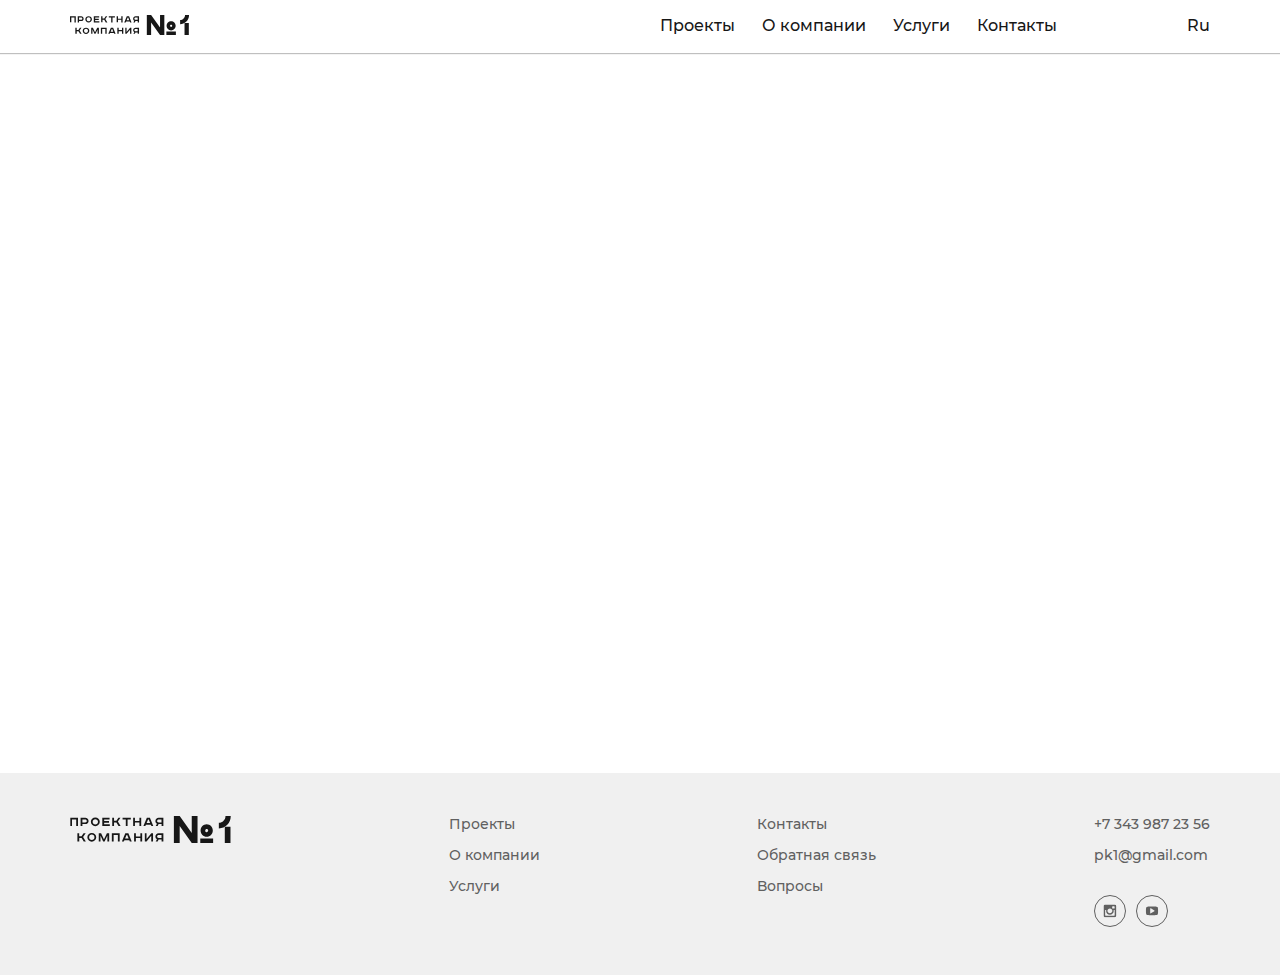
<file: index.html>
<!DOCTYPE html>
<html lang="ru">
  <head>
    <meta charset="UTF-8">
    <meta http-equiv="X-UA-Compatible" content="IE=edge">
    <meta name="viewport" content="width=device-width, initial-scale=1.0">
    <title>Главная | Проектая компания №1</title>
    <link rel="stylesheet" type="text/css" href="/styles/main.css"><link rel="preconnect" href="https://fonts.gstatic.com">
<link href="https://fonts.googleapis.com/css2?family=Montserrat:wght@500&display=swap" rel="stylesheet">
  </head>
  <body>
    <header class="b_header">
      <div class="container b_header__body"><a class="b_header__logo" href="/">
          <svg class="b_header__icon" width="119" height="20">
            <use href="/assets/icons.svg#logo"></use>
          </svg></a>
        <div class="b_header__right">
          <div class="b_hamburger b_header__hamburger">
            <div></div>
            <div></div>
            <div></div>
          </div>
          <nav class="b_header__nav">
            <ul class="b_header__links-list">
              <li class="b_header__links-item"><a class="b_header__links-link" href="/projects">Проекты</a>
              </li>
              <li class="b_header__links-item"><a class="b_header__links-link" href="/about">О компании</a>
              </li>
              <li class="b_header__links-item"><a class="b_header__links-link" href="/service">Услуги</a>
              </li>
              <li class="b_header__links-item"><a class="b_header__links-link" href="/">Контакты</a>
              </li>
            </ul>
          </nav>
          <div class="b_header__locale">
            <div class="b_header__current-locale">Ru</div>
          </div>
          <nav class="b_header__mobile">
            <div class="b_hamburger b_header__hamburger">
              <div></div>
              <div></div>
              <div></div>
            </div>
            <ul class="b_header__links-list">
              <li class="b_header__links-item"><a class="b_header__links-link" href="/projects">Проекты</a>
              </li>
              <li class="b_header__links-item"><a class="b_header__links-link" href="/about">О компании</a>
              </li>
              <li class="b_header__links-item"><a class="b_header__links-link" href="/service">Услуги</a>
              </li>
              <li class="b_header__links-item"><a class="b_header__links-link" href="/">Контакты</a>
              </li>
            </ul>
            <div class="b_header__locale">
              <div class="b_header__current-locale">Ru</div>
            </div>
          </nav>
        </div>
      </div>
    </header>
    <main class="b_three-viewer"></main>
    <footer class="b_footer">
      <div class="container b_footer__body">
        <div class="b_footer__column">
          <svg width="161" height="27">
            <use href="/assets/icons.svg#logo"></use>
          </svg>
        </div>
        <div class="b_footer__column">
          <ul class="b_footer__list">
            <li class="b_footer__list-item"><a class="b_footer__list-link" href="#">Проекты</a></li>
            <li class="b_footer__list-item"><a class="b_footer__list-link" href="#">О компании</a></li>
            <li class="b_footer__list-item"><a class="b_footer__list-link" href="#">Услуги</a></li>
          </ul>
        </div>
        <div class="b_footer__column">
          <ul class="b_footer__list">
            <li class="b_footer__list-item"><a class="b_footer__list-link" href="#">Контакты</a></li>
            <li class="b_footer__list-item"><a class="b_footer__list-link" href="#">Обратная связь</a></li>
            <li class="b_footer__list-item"><a class="b_footer__list-link" href="#">Вопросы</a></li>
          </ul>
        </div>
        <div class="b_footer__column">
          <ul class="b_footer__list">
            <li class="b_footer__list-item"><a class="b_footer__list-link" href="tel:+73439872356">+7 343 987 23 56</a></li>
            <li class="b_footer__list-item"><a class="b_footer__list-link" href="mailto:pk1@gmail.com">pk1@gmail.com</a></li>
          </ul>
          <ul class="b_socials b_footer__socials">
            <li class="b_socials__item"><a class="b_socials__link" href="#">
                <svg class="b_socials__icon" width="13" height="13">
                  <use href="/assets/icons.svg#inst"></use>
                </svg></a></li>
            <li class="b_socials__item"><a class="b_socials__link" href="#">
                <svg class="b_socials__icon" width="14" height="10">
                  <use href="/assets/icons.svg#youtube"></use>
                </svg></a></li>
          </ul>
        </div>
      </div>
    </footer>
    <script src="/scripts/index.js"></script>
  </body>
</html>
</file>
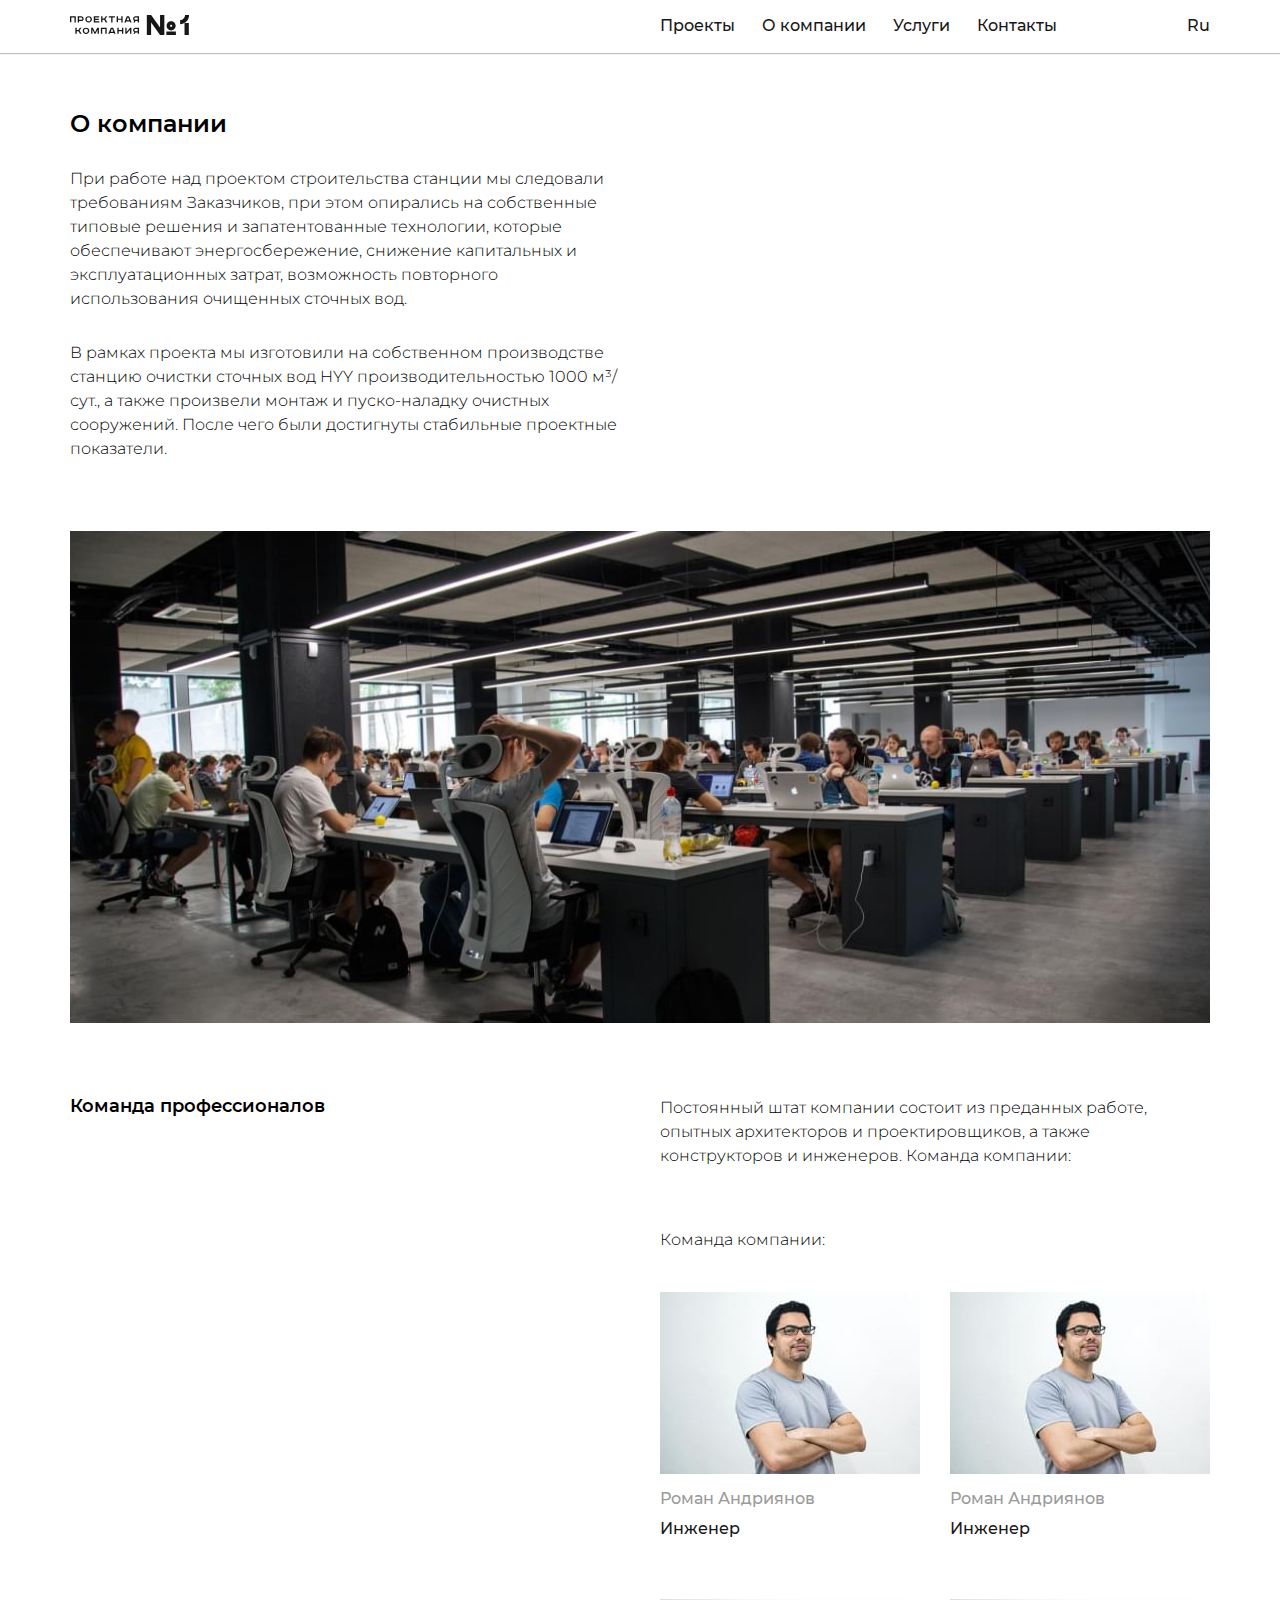
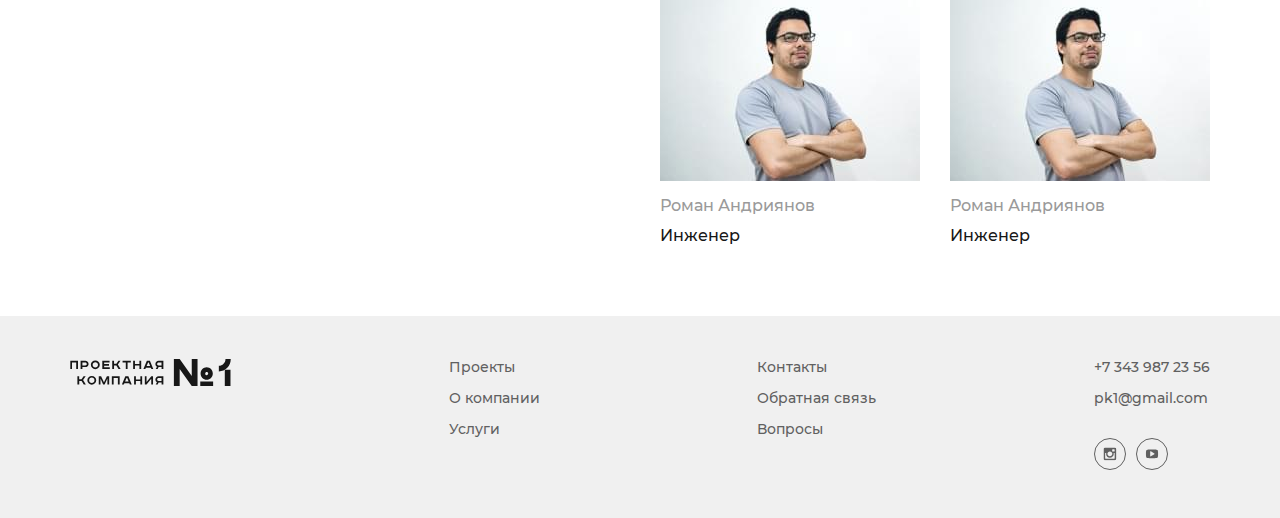
<file: about.html>
<!DOCTYPE html>
<html lang="ru">
  <head>
    <meta charset="UTF-8">
    <meta http-equiv="X-UA-Compatible" content="IE=edge">
    <meta name="viewport" content="width=device-width, initial-scale=1.0">
    <title>О компании | Проектая компания №1</title>
    <link rel="stylesheet" type="text/css" href="/styles/main.css"><link rel="preconnect" href="https://fonts.gstatic.com">
<link href="https://fonts.googleapis.com/css2?family=Montserrat:wght@500&display=swap" rel="stylesheet">
  </head>
  <body>
    <header class="b_header">
      <div class="container b_header__body"><a class="b_header__logo" href="/">
          <svg class="b_header__icon" width="119" height="20">
            <use href="/assets/icons.svg#logo"></use>
          </svg></a>
        <div class="b_header__right">
          <div class="b_hamburger b_header__hamburger">
            <div></div>
            <div></div>
            <div></div>
          </div>
          <nav class="b_header__nav">
            <ul class="b_header__links-list">
              <li class="b_header__links-item"><a class="b_header__links-link" href="/projects">Проекты</a>
              </li>
              <li class="b_header__links-item"><a class="b_header__links-link" href="/about">О компании</a>
              </li>
              <li class="b_header__links-item"><a class="b_header__links-link" href="/service">Услуги</a>
              </li>
              <li class="b_header__links-item"><a class="b_header__links-link" href="/">Контакты</a>
              </li>
            </ul>
          </nav>
          <div class="b_header__locale">
            <div class="b_header__current-locale">Ru</div>
          </div>
          <nav class="b_header__mobile">
            <div class="b_hamburger b_header__hamburger">
              <div></div>
              <div></div>
              <div></div>
            </div>
            <ul class="b_header__links-list">
              <li class="b_header__links-item"><a class="b_header__links-link" href="/projects">Проекты</a>
              </li>
              <li class="b_header__links-item"><a class="b_header__links-link" href="/about">О компании</a>
              </li>
              <li class="b_header__links-item"><a class="b_header__links-link" href="/service">Услуги</a>
              </li>
              <li class="b_header__links-item"><a class="b_header__links-link" href="/">Контакты</a>
              </li>
            </ul>
            <div class="b_header__locale">
              <div class="b_header__current-locale">Ru</div>
            </div>
          </nav>
        </div>
      </div>
    </header>
    <section class="section">
      <div class="container">
        <h1 class="h1 this--left this--mb30">О компании</h1>
        <div class="text">
          <p>
            При работе над проектом строительства станции мы следовали требованиям
            Заказчиков, при этом опирались на собственные типовые решения
            и запатентованные технологии, которые обеспечивают
            энергосбережение, снижение капитальных и эксплуатационных затрат, возможность
            повторного использования очищенных
            сточных вод.
          </p>
          <p>
            В рамках проекта мы изготовили на собственном производстве
            станцию очистки сточных вод HYY производительностью
            1000 м³/сут., а также произвели монтаж и пуско-наладку очистных
            сооружений. После чего были достигнуты
            стабильные проектные показатели.
          </p>
        </div>
      </div>
    </section>
    <section class="section this--pt0">
      <div class="container"><img src="/assets/img/about-banner.jpg" alt="about-banner"></div>
    </section>
    <section class="section this--pt0">
      <div class="container">
        <div class="parallel this--between">
          <h2 class="h2 this--left"> Команда профессионалов</h2>
          <div class="maxwidth550 this--big-tablet-nolim">
            <div class="b_our_state">
              <div class="b_our_state__preface">
                <p>
                  Постоянный штат компании состоит из преданных работе,
                  опытных архитекторов и проектировщиков, а также
                  конструкторов и инженеров. Команда компании:
                </p>
              </div>
              <div class="b_our_state__presentation">
                <p>Команда компании:</p>
              </div>
              <div class="b_our_state__workers">
                <article class="b_frame b_our_state__worker">
                  <div class="b_frame__img" style="background-image: url('/assets/img/typical-labor.jpg')"></div>
                  <div class="b_frame__text">
                    <h5 class="b_frame__title">Роман Андриянов</h5>
                    <h6 class="b_frame__subtitle">Инженер</h6>
                  </div>
                </article>
                <article class="b_frame b_our_state__worker">
                  <div class="b_frame__img" style="background-image: url('/assets/img/typical-labor.jpg')"></div>
                  <div class="b_frame__text">
                    <h5 class="b_frame__title">Роман Андриянов</h5>
                    <h6 class="b_frame__subtitle">Инженер</h6>
                  </div>
                </article>
                <article class="b_frame b_our_state__worker">
                  <div class="b_frame__img" style="background-image: url('/assets/img/typical-labor.jpg')"></div>
                  <div class="b_frame__text">
                    <h5 class="b_frame__title">Роман Андриянов</h5>
                    <h6 class="b_frame__subtitle">Инженер</h6>
                  </div>
                </article>
                <article class="b_frame b_our_state__worker">
                  <div class="b_frame__img" style="background-image: url('/assets/img/typical-labor.jpg')"></div>
                  <div class="b_frame__text">
                    <h5 class="b_frame__title">Роман Андриянов</h5>
                    <h6 class="b_frame__subtitle">Инженер</h6>
                  </div>
                </article>
              </div>
            </div>
          </div>
        </div>
      </div>
    </section>
    <footer class="b_footer">
      <div class="container b_footer__body">
        <div class="b_footer__column">
          <svg width="161" height="27">
            <use href="/assets/icons.svg#logo"></use>
          </svg>
        </div>
        <div class="b_footer__column">
          <ul class="b_footer__list">
            <li class="b_footer__list-item"><a class="b_footer__list-link" href="#">Проекты</a></li>
            <li class="b_footer__list-item"><a class="b_footer__list-link" href="#">О компании</a></li>
            <li class="b_footer__list-item"><a class="b_footer__list-link" href="#">Услуги</a></li>
          </ul>
        </div>
        <div class="b_footer__column">
          <ul class="b_footer__list">
            <li class="b_footer__list-item"><a class="b_footer__list-link" href="#">Контакты</a></li>
            <li class="b_footer__list-item"><a class="b_footer__list-link" href="#">Обратная связь</a></li>
            <li class="b_footer__list-item"><a class="b_footer__list-link" href="#">Вопросы</a></li>
          </ul>
        </div>
        <div class="b_footer__column">
          <ul class="b_footer__list">
            <li class="b_footer__list-item"><a class="b_footer__list-link" href="tel:+73439872356">+7 343 987 23 56</a></li>
            <li class="b_footer__list-item"><a class="b_footer__list-link" href="mailto:pk1@gmail.com">pk1@gmail.com</a></li>
          </ul>
          <ul class="b_socials b_footer__socials">
            <li class="b_socials__item"><a class="b_socials__link" href="#">
                <svg class="b_socials__icon" width="13" height="13">
                  <use href="/assets/icons.svg#inst"></use>
                </svg></a></li>
            <li class="b_socials__item"><a class="b_socials__link" href="#">
                <svg class="b_socials__icon" width="14" height="10">
                  <use href="/assets/icons.svg#youtube"></use>
                </svg></a></li>
          </ul>
        </div>
      </div>
    </footer>
    <script src="/scripts/index.js"></script>
  </body>
</html>
</file>
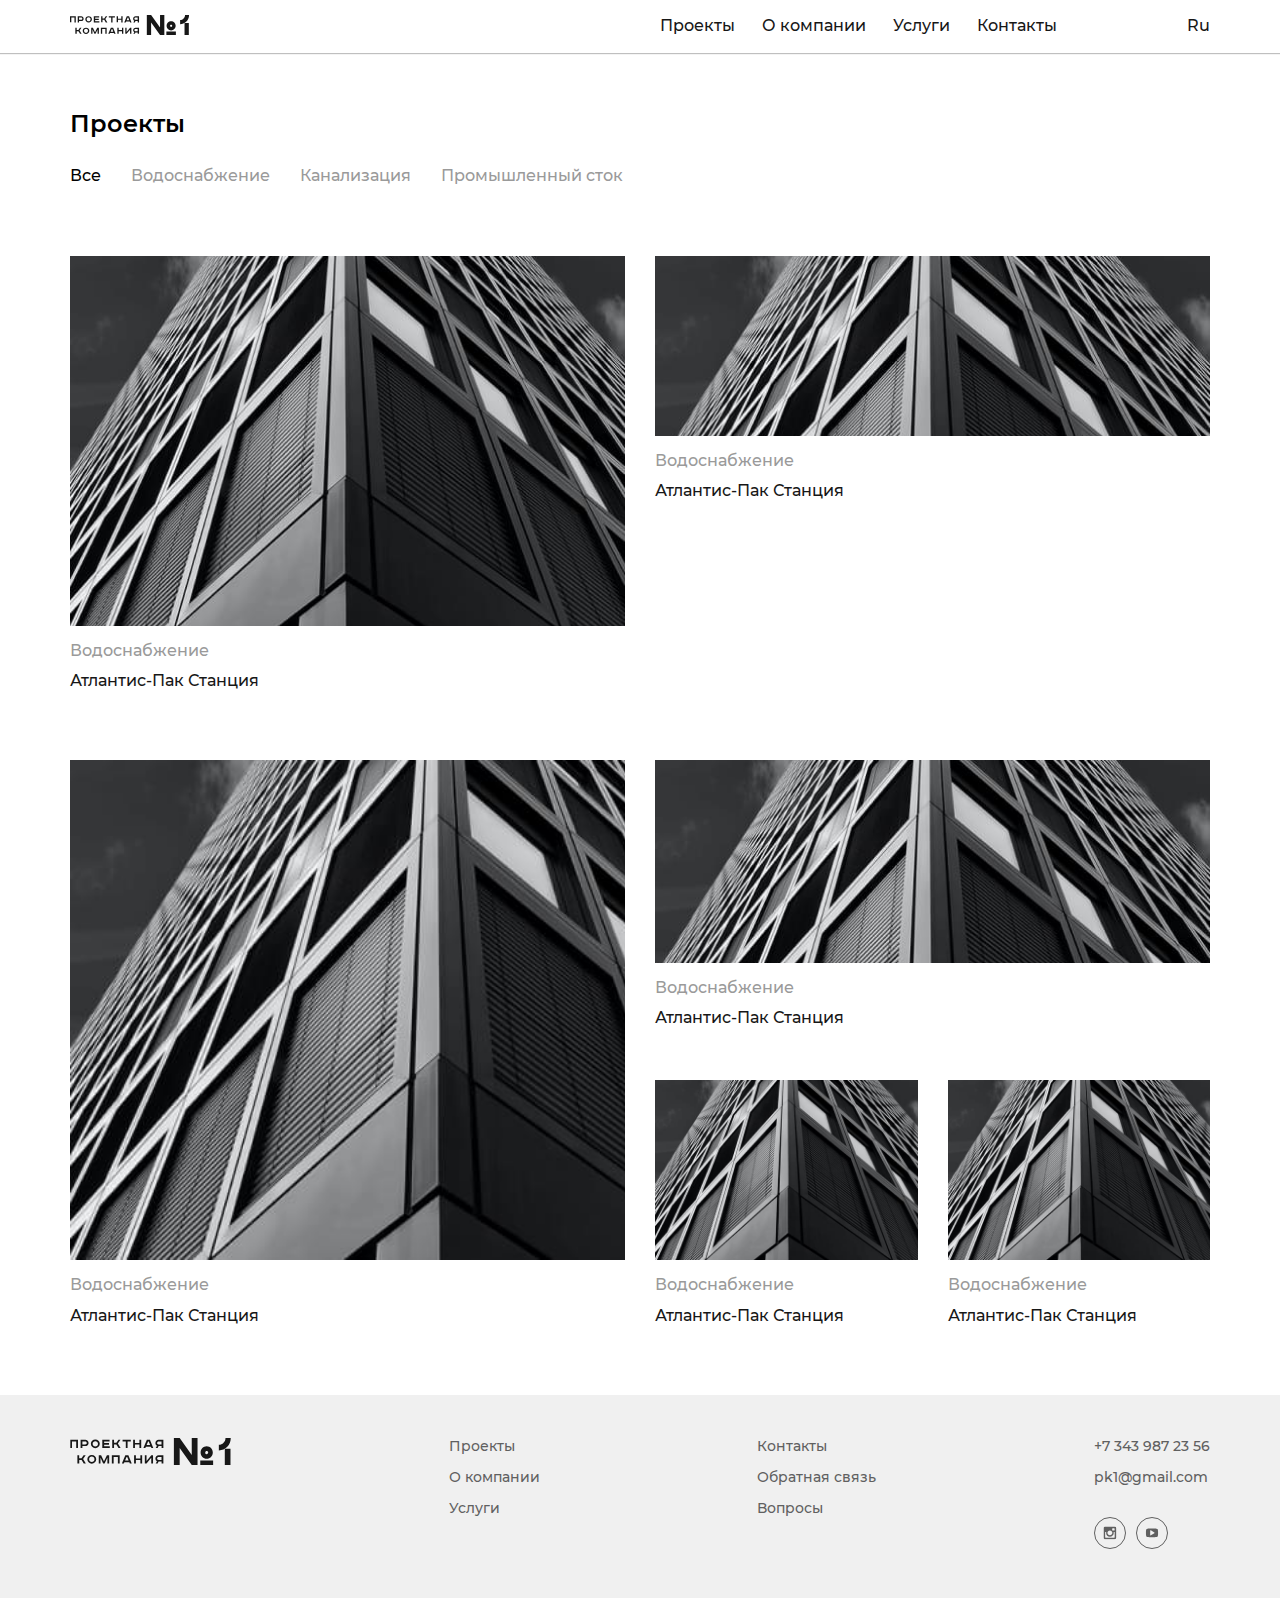
<file: projects.html>
<!DOCTYPE html>
<html lang="ru">
  <head>
    <meta charset="UTF-8">
    <meta http-equiv="X-UA-Compatible" content="IE=edge">
    <meta name="viewport" content="width=device-width, initial-scale=1.0">
    <title>Проекты | Проектая компания №1</title>
    <link rel="stylesheet" type="text/css" href="/styles/main.css">
  </head>
  <body>
    <header class="b_header">
      <div class="container b_header__body"><a class="b_header__logo" href="/">
          <svg class="b_header__icon" width="119" height="20">
            <use href="/assets/icons.svg#logo"></use>
          </svg></a>
        <div class="b_header__right">
          <div class="b_hamburger b_header__hamburger">
            <div></div>
            <div></div>
            <div></div>
          </div>
          <nav class="b_header__nav">
            <ul class="b_header__links-list">
              <li class="b_header__links-item"><a class="b_header__links-link" href="/projects">Проекты</a>
              </li>
              <li class="b_header__links-item"><a class="b_header__links-link" href="/about">О компании</a>
              </li>
              <li class="b_header__links-item"><a class="b_header__links-link" href="/service">Услуги</a>
              </li>
              <li class="b_header__links-item"><a class="b_header__links-link" href="/">Контакты</a>
              </li>
            </ul>
          </nav>
          <div class="b_header__locale">
            <div class="b_header__current-locale">Ru</div>
          </div>
          <nav class="b_header__mobile">
            <div class="b_hamburger b_header__hamburger">
              <div></div>
              <div></div>
              <div></div>
            </div>
            <ul class="b_header__links-list">
              <li class="b_header__links-item"><a class="b_header__links-link" href="/projects">Проекты</a>
              </li>
              <li class="b_header__links-item"><a class="b_header__links-link" href="/about">О компании</a>
              </li>
              <li class="b_header__links-item"><a class="b_header__links-link" href="/service">Услуги</a>
              </li>
              <li class="b_header__links-item"><a class="b_header__links-link" href="/">Контакты</a>
              </li>
            </ul>
            <div class="b_header__locale">
              <div class="b_header__current-locale">Ru</div>
            </div>
          </nav>
        </div>
      </div>
    </header>
    <section class="section">
      <div class="container">
        <h1 class="h1 this--left this--mb30"> Проекты</h1>
        <ul class="b_tabs">
          <li class="b_tabs__item"><a class="b_tabs__link this--active" href="/">Все</a></li>
          <li class="b_tabs__item"><a class="b_tabs__link" href="/">Водоснабжение</a></li>
          <li class="b_tabs__item"><a class="b_tabs__link" href="/">Канализация</a></li>
          <li class="b_tabs__item"><a class="b_tabs__link" href="/">Промышленный сток</a></li>
        </ul>
      </div>
    </section>
    <section class="section this--pt0">
      <div class="container">
        <div class="b_gallery">
          <article class="b_frame b_gallery__main">
            <div class="b_frame__img this--h370" style="background-image: url('/assets/img/project.jpg')"></div>
            <div class="b_frame__text">
              <h5 class="b_frame__title">Водоснабжение</h5>
              <h6 class="b_frame__subtitle">Атлантис-Пак Станция</h6>
            </div>
          </article>
          <div class="b_gallery__side">
            <article class="b_frame b_gallery__frame">
              <div class="b_frame__img" style="background-image: url('/assets/img/project.jpg')"></div>
              <div class="b_frame__text">
                <h5 class="b_frame__title">Водоснабжение</h5>
                <h6 class="b_frame__subtitle">Атлантис-Пак Станция</h6>
              </div>
            </article>
          </div>
        </div>
      </div>
    </section>
    <section class="section this--pt0">
      <div class="container">
        <div class="b_gallery">
          <article class="b_frame b_gallery__main">
            <div class="b_frame__img this--h500" style="background-image: url('/assets/img/project.jpg')"></div>
            <div class="b_frame__text">
              <h5 class="b_frame__title">Водоснабжение</h5>
              <h6 class="b_frame__subtitle">Атлантис-Пак Станция</h6>
            </div>
          </article>
          <div class="b_gallery__side this--h500">
            <article class="b_frame b_gallery__frame this--solo">
              <div class="b_frame__img" style="background-image: url('/assets/img/project.jpg')"></div>
              <div class="b_frame__text">
                <h5 class="b_frame__title">Водоснабжение</h5>
                <h6 class="b_frame__subtitle">Атлантис-Пак Станция</h6>
              </div>
            </article>
            <div class="b_gallery__row">
              <article class="b_frame b_gallery__frame">
                <div class="b_frame__img" style="background-image: url('/assets/img/project.jpg')"></div>
                <div class="b_frame__text">
                  <h5 class="b_frame__title">Водоснабжение</h5>
                  <h6 class="b_frame__subtitle">Атлантис-Пак Станция</h6>
                </div>
              </article>
              <article class="b_frame b_gallery__frame">
                <div class="b_frame__img" style="background-image: url('/assets/img/project.jpg')"></div>
                <div class="b_frame__text">
                  <h5 class="b_frame__title">Водоснабжение</h5>
                  <h6 class="b_frame__subtitle">Атлантис-Пак Станция</h6>
                </div>
              </article>
            </div>
          </div>
        </div>
      </div>
    </section>
    <footer class="b_footer">
      <div class="container b_footer__body">
        <div class="b_footer__column">
          <svg width="161" height="27">
            <use href="/assets/icons.svg#logo"></use>
          </svg>
        </div>
        <div class="b_footer__column">
          <ul class="b_footer__list">
            <li class="b_footer__list-item"><a class="b_footer__list-link" href="#">Проекты</a></li>
            <li class="b_footer__list-item"><a class="b_footer__list-link" href="#">О компании</a></li>
            <li class="b_footer__list-item"><a class="b_footer__list-link" href="#">Услуги</a></li>
          </ul>
        </div>
        <div class="b_footer__column">
          <ul class="b_footer__list">
            <li class="b_footer__list-item"><a class="b_footer__list-link" href="#">Контакты</a></li>
            <li class="b_footer__list-item"><a class="b_footer__list-link" href="#">Обратная связь</a></li>
            <li class="b_footer__list-item"><a class="b_footer__list-link" href="#">Вопросы</a></li>
          </ul>
        </div>
        <div class="b_footer__column">
          <ul class="b_footer__list">
            <li class="b_footer__list-item"><a class="b_footer__list-link" href="tel:+73439872356">+7 343 987 23 56</a></li>
            <li class="b_footer__list-item"><a class="b_footer__list-link" href="mailto:pk1@gmail.com">pk1@gmail.com</a></li>
          </ul>
          <ul class="b_socials b_footer__socials">
            <li class="b_socials__item"><a class="b_socials__link" href="#">
                <svg class="b_socials__icon" width="13" height="13">
                  <use href="/assets/icons.svg#inst"></use>
                </svg></a></li>
            <li class="b_socials__item"><a class="b_socials__link" href="#">
                <svg class="b_socials__icon" width="14" height="10">
                  <use href="/assets/icons.svg#youtube"></use>
                </svg></a></li>
          </ul>
        </div>
      </div>
    </footer>
    <script src="/scripts/index.js"></script>
  </body>
</html>
</file>
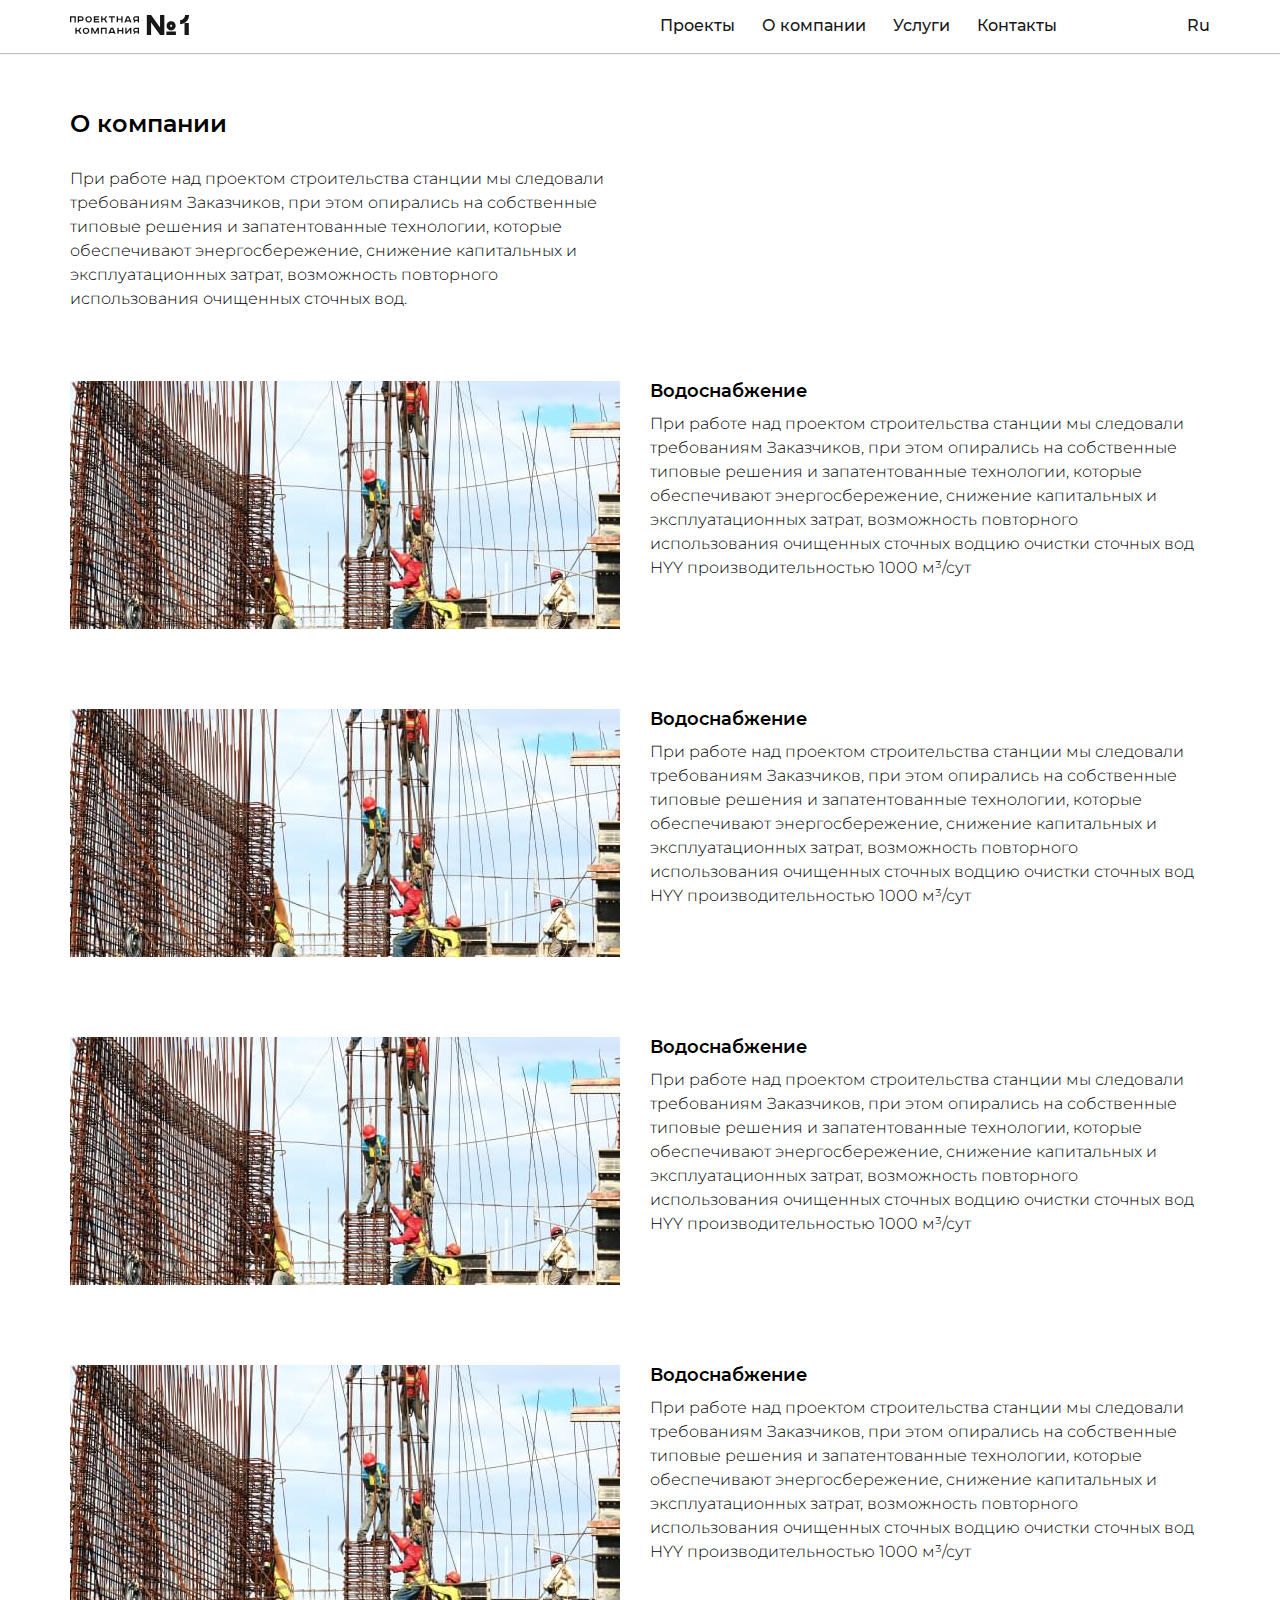
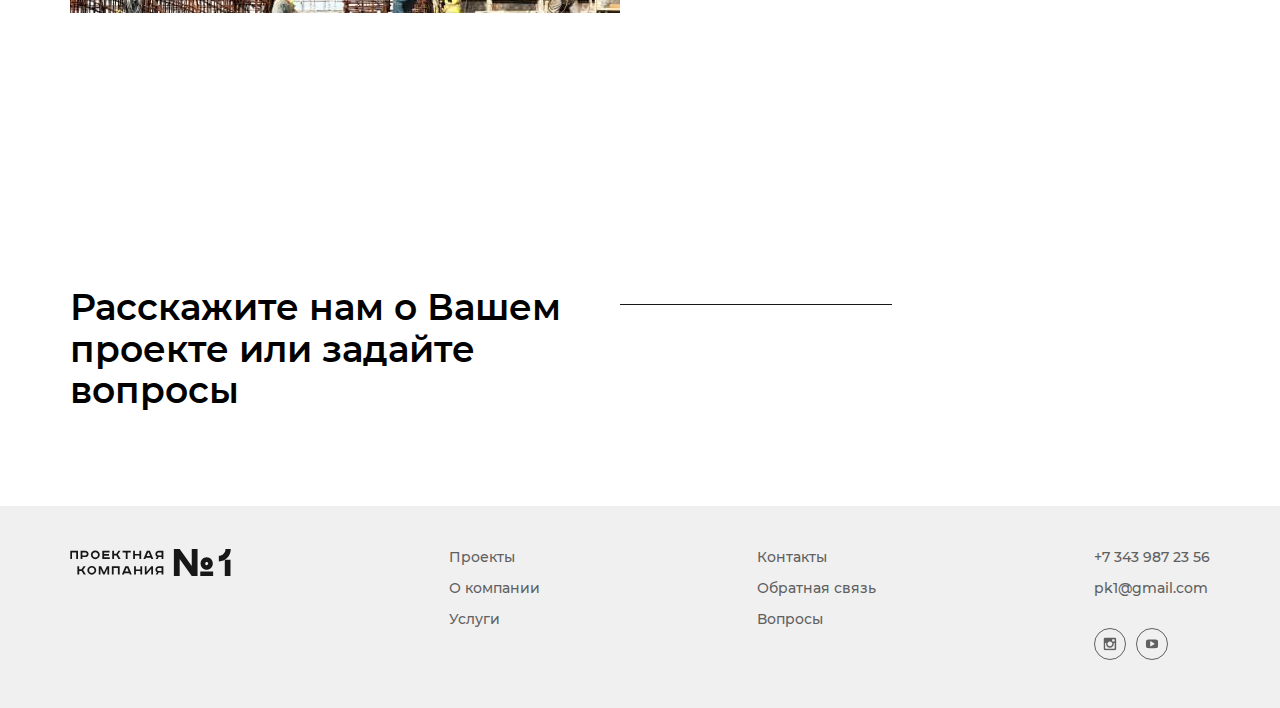
<file: service.html>
<!DOCTYPE html>
<html lang="ru">
  <head>
    <meta charset="UTF-8">
    <meta http-equiv="X-UA-Compatible" content="IE=edge">
    <meta name="viewport" content="width=device-width, initial-scale=1.0">
    <title>Услуги | Проектая компания №1</title>
    <link rel="stylesheet" type="text/css" href="/styles/main.css"><link rel="preconnect" href="https://fonts.gstatic.com">
<link href="https://fonts.googleapis.com/css2?family=Montserrat:wght@500&display=swap" rel="stylesheet">
  </head>
  <body>
    <header class="b_header">
      <div class="container b_header__body"><a class="b_header__logo" href="/">
          <svg class="b_header__icon" width="119" height="20">
            <use href="/assets/icons.svg#logo"></use>
          </svg></a>
        <div class="b_header__right">
          <div class="b_hamburger b_header__hamburger">
            <div></div>
            <div></div>
            <div></div>
          </div>
          <nav class="b_header__nav">
            <ul class="b_header__links-list">
              <li class="b_header__links-item"><a class="b_header__links-link" href="/projects">Проекты</a>
              </li>
              <li class="b_header__links-item"><a class="b_header__links-link" href="/about">О компании</a>
              </li>
              <li class="b_header__links-item"><a class="b_header__links-link" href="/service">Услуги</a>
              </li>
              <li class="b_header__links-item"><a class="b_header__links-link" href="/">Контакты</a>
              </li>
            </ul>
          </nav>
          <div class="b_header__locale">
            <div class="b_header__current-locale">Ru</div>
          </div>
          <nav class="b_header__mobile">
            <div class="b_hamburger b_header__hamburger">
              <div></div>
              <div></div>
              <div></div>
            </div>
            <ul class="b_header__links-list">
              <li class="b_header__links-item"><a class="b_header__links-link" href="/projects">Проекты</a>
              </li>
              <li class="b_header__links-item"><a class="b_header__links-link" href="/about">О компании</a>
              </li>
              <li class="b_header__links-item"><a class="b_header__links-link" href="/service">Услуги</a>
              </li>
              <li class="b_header__links-item"><a class="b_header__links-link" href="/">Контакты</a>
              </li>
            </ul>
            <div class="b_header__locale">
              <div class="b_header__current-locale">Ru</div>
            </div>
          </nav>
        </div>
      </div>
    </header>
    <section class="section">
      <div class="container">
        <h1 class="h1 this--left this--mb30">О компании</h1>
        <div class="text">
          <p>
            При работе над проектом строительства станции мы следовали
            требованиям Заказчиков, при этом опирались на собственные
            типовые решения и запатентованные технологии, которые обеспечивают
            энергосбережение, снижение капитальных и эксплуатационных
            затрат, возможность повторного использования очищенных
            сточных вод.
          </p>
        </div>
      </div>
    </section>
    <section class="section this--pt0 this--pb250">
      <div class="container">
        <div class="b_described_imgs">
          <article class="b_described_img"><img class="b_described_img__img" src="/assets/img/described-img.jpg" alt="described-img">
            <div class="b_described_img__text">
              <h4 class="b_described_img__header">Водоснабжение</h4>
              <p>
                При работе над проектом строительства станции мы следовали
                требованиям Заказчиков, при этом опирались на собственные типовые решения
                и запатентованные технологии, которые обеспечивают энергосбережение, снижение
                капитальных и эксплуатационных затрат, возможность повторного использования очищенных
                сточных водцию очистки сточных вод HYY производительностью 1000 м³/сут
              </p>
            </div>
          </article>
          <article class="b_described_img"><img class="b_described_img__img" src="/assets/img/described-img.jpg" alt="described-img">
            <div class="b_described_img__text">
              <h4 class="b_described_img__header">Водоснабжение</h4>
              <p>
                При работе над проектом строительства станции мы следовали
                требованиям Заказчиков, при этом опирались на собственные типовые решения
                и запатентованные технологии, которые обеспечивают энергосбережение, снижение
                капитальных и эксплуатационных затрат, возможность повторного использования очищенных
                сточных водцию очистки сточных вод HYY производительностью 1000 м³/сут
              </p>
            </div>
          </article>
          <article class="b_described_img"><img class="b_described_img__img" src="/assets/img/described-img.jpg" alt="described-img">
            <div class="b_described_img__text">
              <h4 class="b_described_img__header">Водоснабжение</h4>
              <p>
                При работе над проектом строительства станции мы следовали
                требованиям Заказчиков, при этом опирались на собственные типовые решения
                и запатентованные технологии, которые обеспечивают энергосбережение, снижение
                капитальных и эксплуатационных затрат, возможность повторного использования очищенных
                сточных водцию очистки сточных вод HYY производительностью 1000 м³/сут
              </p>
            </div>
          </article>
          <article class="b_described_img"><img class="b_described_img__img" src="/assets/img/described-img.jpg" alt="described-img">
            <div class="b_described_img__text">
              <h4 class="b_described_img__header">Водоснабжение</h4>
              <p>
                При работе над проектом строительства станции мы следовали
                требованиям Заказчиков, при этом опирались на собственные типовые решения
                и запатентованные технологии, которые обеспечивают энергосбережение, снижение
                капитальных и эксплуатационных затрат, возможность повторного использования очищенных
                сточных водцию очистки сточных вод HYY производительностью 1000 м³/сут
              </p>
            </div>
          </article>
        </div>
      </div>
    </section>
    <section class="section this--pt0">
      <div class="container">
        <div class="parallel">
          <h1 class="h1 this--left this--extrabig maxwidth550"> Расскажите нам о Вашем проекте или задайте вопросы</h1>
          <div>
            <form class="b_form">
              <div class="b_form__item">
                <input class="b_form__input">
              </div>
            </form>
          </div>
        </div>
      </div>
    </section>
    <footer class="b_footer">
      <div class="container b_footer__body">
        <div class="b_footer__column">
          <svg width="161" height="27">
            <use href="/assets/icons.svg#logo"></use>
          </svg>
        </div>
        <div class="b_footer__column">
          <ul class="b_footer__list">
            <li class="b_footer__list-item"><a class="b_footer__list-link" href="#">Проекты</a></li>
            <li class="b_footer__list-item"><a class="b_footer__list-link" href="#">О компании</a></li>
            <li class="b_footer__list-item"><a class="b_footer__list-link" href="#">Услуги</a></li>
          </ul>
        </div>
        <div class="b_footer__column">
          <ul class="b_footer__list">
            <li class="b_footer__list-item"><a class="b_footer__list-link" href="#">Контакты</a></li>
            <li class="b_footer__list-item"><a class="b_footer__list-link" href="#">Обратная связь</a></li>
            <li class="b_footer__list-item"><a class="b_footer__list-link" href="#">Вопросы</a></li>
          </ul>
        </div>
        <div class="b_footer__column">
          <ul class="b_footer__list">
            <li class="b_footer__list-item"><a class="b_footer__list-link" href="tel:+73439872356">+7 343 987 23 56</a></li>
            <li class="b_footer__list-item"><a class="b_footer__list-link" href="mailto:pk1@gmail.com">pk1@gmail.com</a></li>
          </ul>
          <ul class="b_socials b_footer__socials">
            <li class="b_socials__item"><a class="b_socials__link" href="#">
                <svg class="b_socials__icon" width="13" height="13">
                  <use href="/assets/icons.svg#inst"></use>
                </svg></a></li>
            <li class="b_socials__item"><a class="b_socials__link" href="#">
                <svg class="b_socials__icon" width="14" height="10">
                  <use href="/assets/icons.svg#youtube"></use>
                </svg></a></li>
          </ul>
        </div>
      </div>
    </footer>
    <script src="/scripts/index.js"></script>
  </body>
</html>
</file>
<file: styles/main.css>
/*! normalize.css v8.0.1 | MIT License | github.com/necolas/normalize.css */html{line-height:1.15;-webkit-text-size-adjust:100%}body{margin:0}main{display:block}h1{font-size:2em;margin:0.67em 0}hr{box-sizing:content-box;height:0;overflow:visible}pre{font-family:monospace, monospace;font-size:1em}a{background-color:transparent}abbr[title]{border-bottom:none;text-decoration:underline;text-decoration:underline dotted}b,strong{font-weight:bolder}code,kbd,samp{font-family:monospace, monospace;font-size:1em}small{font-size:80%}sub,sup{font-size:75%;line-height:0;position:relative;vertical-align:baseline}sub{bottom:-0.25em}sup{top:-0.5em}img{border-style:none}button,input,optgroup,select,textarea{font-family:inherit;font-size:100%;line-height:1.15;margin:0}button,input{overflow:visible}button,select{text-transform:none}button,[type="button"],[type="reset"],[type="submit"]{-webkit-appearance:button}button::-moz-focus-inner,[type="button"]::-moz-focus-inner,[type="reset"]::-moz-focus-inner,[type="submit"]::-moz-focus-inner{border-style:none;padding:0}button:-moz-focusring,[type="button"]:-moz-focusring,[type="reset"]:-moz-focusring,[type="submit"]:-moz-focusring{outline:1px dotted ButtonText}fieldset{padding:0.35em 0.75em 0.625em}legend{box-sizing:border-box;color:inherit;display:table;max-width:100%;padding:0;white-space:normal}progress{vertical-align:baseline}textarea{overflow:auto}[type="checkbox"],[type="radio"]{box-sizing:border-box;padding:0}[type="number"]::-webkit-inner-spin-button,[type="number"]::-webkit-outer-spin-button{height:auto}[type="search"]{-webkit-appearance:textfield;outline-offset:-2px}[type="search"]::-webkit-search-decoration{-webkit-appearance:none}::-webkit-file-upload-button{-webkit-appearance:button;font:inherit}details{display:block}summary{display:list-item}template{display:none}[hidden]{display:none}@font-face{font-family:'Montserrat';font-weight:normal;src:url("../assets/fonts/Montserrat-Medium.woff") format("woff")}@font-face{font-family:'Montserrat';font-weight:300;src:url("../assets/fonts/Montserrat-Regular.woff") format("woff")}@font-face{font-family:'Montserrat';font-weight:bold;src:url("../assets/fonts/Montserrat-SemiBold.woff") format("woff")}*{margin:0;padding:0;font-family:"Montserrat";font-weight:normal}html{font-size:10px}p{font-size:16px;font-weight:300;line-height:1.5}img{width:100%;max-width:100%}input{padding:10px 0;font-size:18px;border:none;border-bottom:1px solid #171717;color:#171717}input::placeholder{font-size:18px;font-weight:400;color:#171717}input:focus{outline:none}.h1,.h2,.h3,.h4{font-weight:bold;text-align:center}.h1.this--left,.h2.this--left,.h3.this--left,.h4.this--left{text-align:left}.h1{font-size:24px}.h1.this--extrabig{font-size:36px;font-weight:bolder}.h1.this--mb30{margin-bottom:30px}.h2{font-size:18px}.section{padding:41px 0 70px}.section.this--pt0{padding-top:0}.section.this--pb250{padding-bottom:250px}.text{max-width:550px}.text p{margin-bottom:30px}.text p:last-child{margin-bottom:0}.container{display:block;max-width:1140px;margin:0 auto;padding:0 30px}@media (max-width: 1240px){.ynoscroll{overflow-y:hidden}}.parallel{display:flex}.parallel.this--between{justify-content:space-between}@media (max-width: 940px){.parallel{flex-direction:column}}.maxwidth550{max-width:550px}@media (max-width: 940px){.maxwidth550.this--big-tablet-nolim{max-width:none}}.b_header{padding:15px 0;background:#fff;box-shadow:0 0 1px 1px rgba(0,0,0,0.25)}@media (max-width: 1240px){.b_header{position:sticky;top:0}}.b_header__body{display:flex;justify-content:space-between;align-items:center}.b_header__right{display:flex;align-items:center}.b_header__hamburger{display:none;margin-right:20px}@media (max-width: 1240px){.b_header__hamburger{display:block;margin-right:0}}@media (max-width: 1240px){.b_header__nav{display:none}}.b_header__mobile{display:none;position:fixed;left:0;top:0;width:100%;min-height:100%;padding:20px;overflow-y:scroll;background-color:#fff;z-index:333333;transform:translateX(100%);transition:transform .3s, visibility .3s}@media (max-width: 1240px){.b_header__mobile{display:block}}@media (max-width: 1240px){.b_header__mobile.this--open{transform:translateX(0);transition:transform .3s}}.b_header__mobile .b_header__hamburger{margin-bottom:20px;margin-right:0}.b_header__transfer .b_header__hamburger{margin-bottom:20px}.b_header__links-list{display:flex;list-style:none;margin-left:-27px;margin-right:130px}@media (max-width: 1240px){.b_header__links-list{flex-direction:column}}.b_header__links-item{text-decoration:none;margin-left:27px}@media (max-width: 1240px){.b_header__links-item{margin-bottom:20px}}.b_header__links-link{font-size:16px;color:#171717;text-decoration:none}.b_header__links-link:hover{color:#9A9A9A}.b_header__links-link.this--active{color:#9A9A9A}@media (max-width: 1240px){.b_header__links-link{font-size:20px}}.b_header__locale{position:relative;text-decoration:none}@media (max-width: 1240px){.b_header__locale{display:none}}.b_header__current-locale{font-size:16px;color:#171717;cursor:pointer;user-select:none}.b_header__current-locale:hover{color:#9A9A9A}.b_header__locale-list{list-style:none;visibility:hidden;position:absolute;transform:translate(-50%, 100%);left:50%;bottom:0;box-shadow:0 0 1px 1px #9A9A9A;opacity:0;transition:opacity .4s, visibility .4s}.b_header__locale-link{display:block;padding:10px 20px;font-size:16px;color:#171717;text-decoration:none;background:#fff}.b_header__locale-link:hover{background:#9A9A9A}@media (min-width: 1240px){.b_header__locale:hover .b_header__locale-list{visibility:visible;opacity:1;transition:opacity .4s}}.b_hamburger{width:24px;height:16px;position:relative;cursor:pointer}.b_hamburger div{position:absolute;width:100%;height:2px;background:#000;left:0;opacity:1;transform-origin:center center;transition:top .15s, transform .4s, opacity .2s}.b_hamburger div:nth-child(1){top:0}.b_hamburger div:nth-child(2){top:50%}.b_hamburger div:nth-child(3){top:100%}.b_hamburger.this--cross div:nth-child(2){opacity:0}.b_hamburger.this--cross div:nth-child(1){top:50%;transform:rotate(45deg)}.b_hamburger.this--cross div:nth-child(3){top:50%;transform:rotate(-45deg)}.b_three-viewer{width:100%;height:80vh;cursor:grab}.b_footer{background-color:#F0F0F0;padding:43px 0 46px}.b_footer__body{display:flex;justify-content:space-between}@media (max-width: 860px){.b_footer__body{flex-direction:column}}@media (max-width: 1240px){.b_footer__column{margin-bottom:50px}.b_footer__column:last-child{margin-bottom:0}}.b_footer__list{list-style:none}.b_footer__list-item{margin-bottom:15px}.b_footer__list-item:last-child{margin-bottom:0}.b_footer__list-link{font-size:14px;color:#606060;text-decoration:none}@media (max-width: 860px){.b_footer__list-link{font-size:16px}}.b_footer__socials{margin-top:32px}.b_socials{display:flex;list-style:none}.b_socials__item{margin-right:10px}.b_socials__item:last-child{margin-right:0}.b_socials__link{display:inline-block;width:30px;height:30px;border:1px solid #606060;border-radius:50%;position:relative;transition:background-color .3s}.b_socials__link:hover{background-color:#606060;transition:background-color .3s}.b_socials__link:hover .b_socials__icon{fill:#F0F0F0;transition:fill .3s}.b_socials__icon{position:absolute;left:50%;top:50%;fill:#606060;transition:fill .3s;transform:translate(-50%, -50%)}.b_tabs{display:flex;flex-wrap:wrap;list-style:none;margin-left:-30px;margin-top:-20px}.b_tabs__item{margin-left:30px;margin-top:20px}.b_tabs__link{text-decoration:none;font-size:16px;color:#9A9A9A}.b_tabs__link:hover{color:#000}.b_tabs__link.this--active{color:#000}.b_gallery{display:flex;justify-content:space-between}@media (max-width: 940px){.b_gallery{flex-direction:column}}.b_gallery__main,.b_gallery__side{flex-basis:calc(50% - 15px)}.b_gallery__side{display:flex;flex-direction:column;justify-content:space-between}@media (max-width: 940px){.b_gallery__side{margin-top:30px}}.b_gallery__frame{flex-basis:calc(50% - 15px)}@media (max-width: 940px){.b_gallery__frame{margin-top:30px}}.b_gallery__row{display:flex;justify-content:space-between}@media (max-width: 940px){.b_gallery__row{flex-direction:column}}.b_frame{display:flex;flex-direction:column}.b_frame__img{width:100%;flex-basis:100%;min-height:180px;background-size:cover;background-repeat:no-repeat}.b_frame__img.this--h370{min-height:370px}.b_frame__img.this--h500{min-height:500px}@media (max-width: 940px){.b_frame__img{min-height:230px !important}}.b_frame__text{padding-top:16px;font-weight:normal}.b_frame__text>*{margin-bottom:12px}.b_frame__text>*:last-child{margin-bottom:0}.b_frame__title{color:#9a9a9a;font-size:16px}.b_frame__subtitle{color:#171717;font-size:16px}@media (max-width: 940px){.b_our_state{margin-top:20px}}.b_our_state__preface{margin-bottom:60px}.b_our_state__presentation{margin-bottom:40px}.b_our_state__workers{display:flex;flex-wrap:wrap;margin-top:-60px;margin-left:-30px}.b_our_state__worker{flex-basis:calc(50% - 30px);margin-left:30px;margin-top:60px}@media (max-width: 640px){.b_our_state__worker{flex-basis:100%}}.b_our_state__worker .b_frame__img{min-height:auto !important}.b_our_state__worker .b_frame__img::before{content:"";display:block;padding-top:70%}.b_described_imgs{margin-top:-80px}.b_described_imgs>*{margin-top:80px}.b_described_img{display:flex;align-items:flex-start}@media (max-width: 940px){.b_described_img{flex-direction:column}}.b_described_img>*:first-child{flex-basis:calc(50% - 30px);margin-right:30px}@media (max-width: 940px){.b_described_img>*:first-child{margin-bottom:20px}}.b_described_img__img{flex-basis:50%}.b_described_img__text{flex-basis:50%}.b_described_img__header{font-size:18px;font-weight:bold;margin-bottom:10px}
</file>
